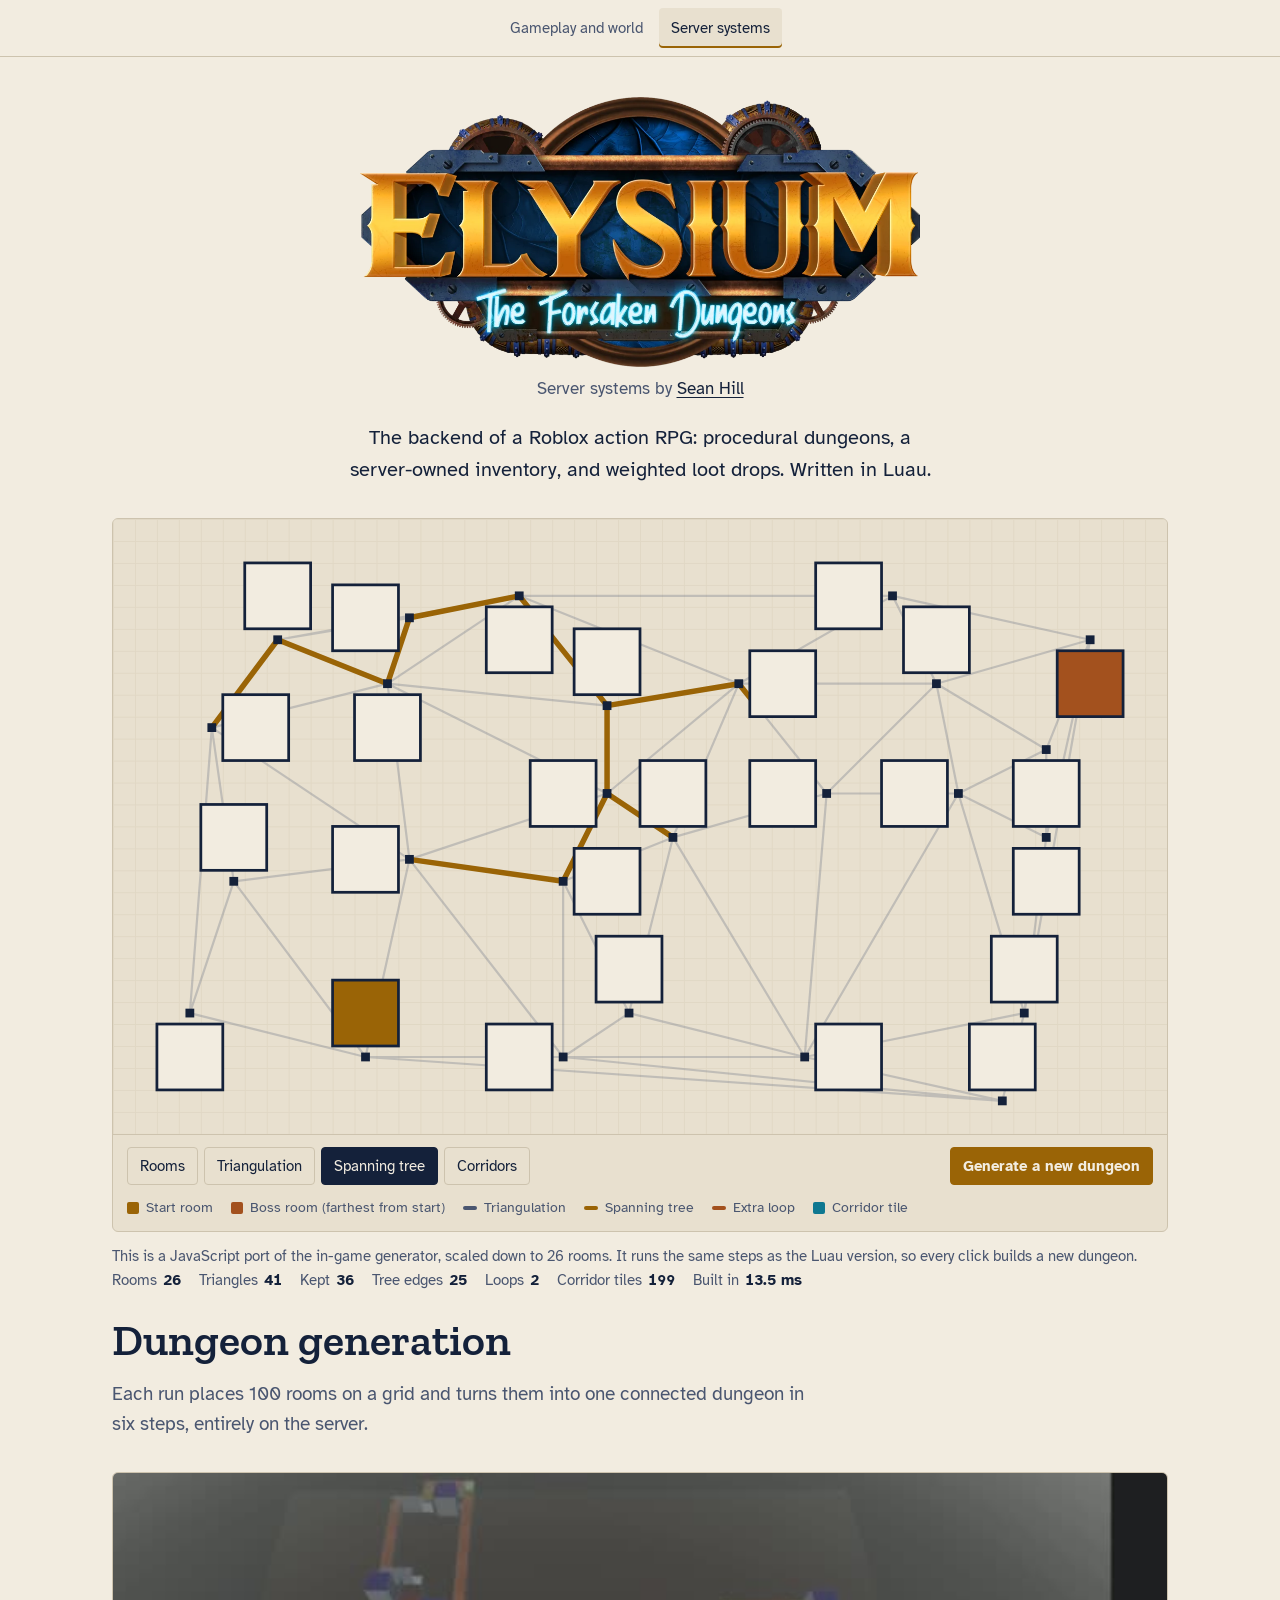
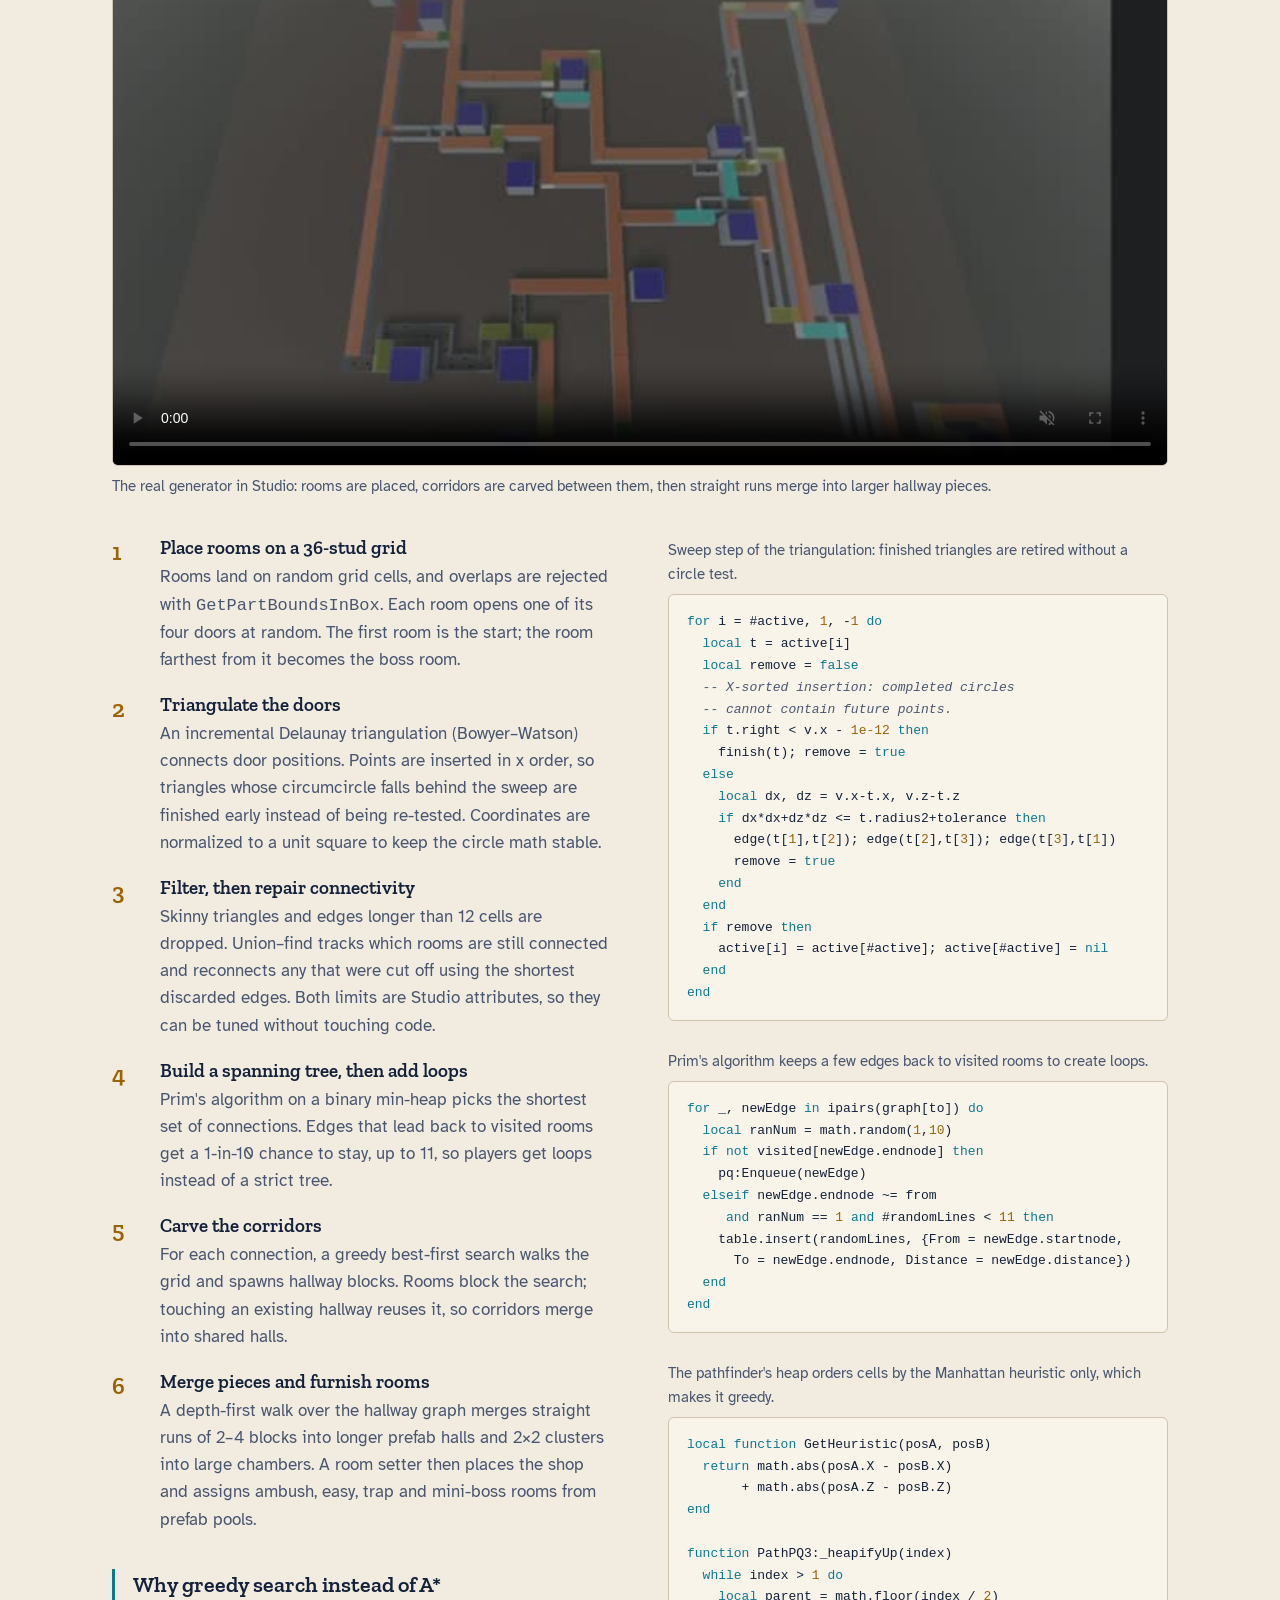
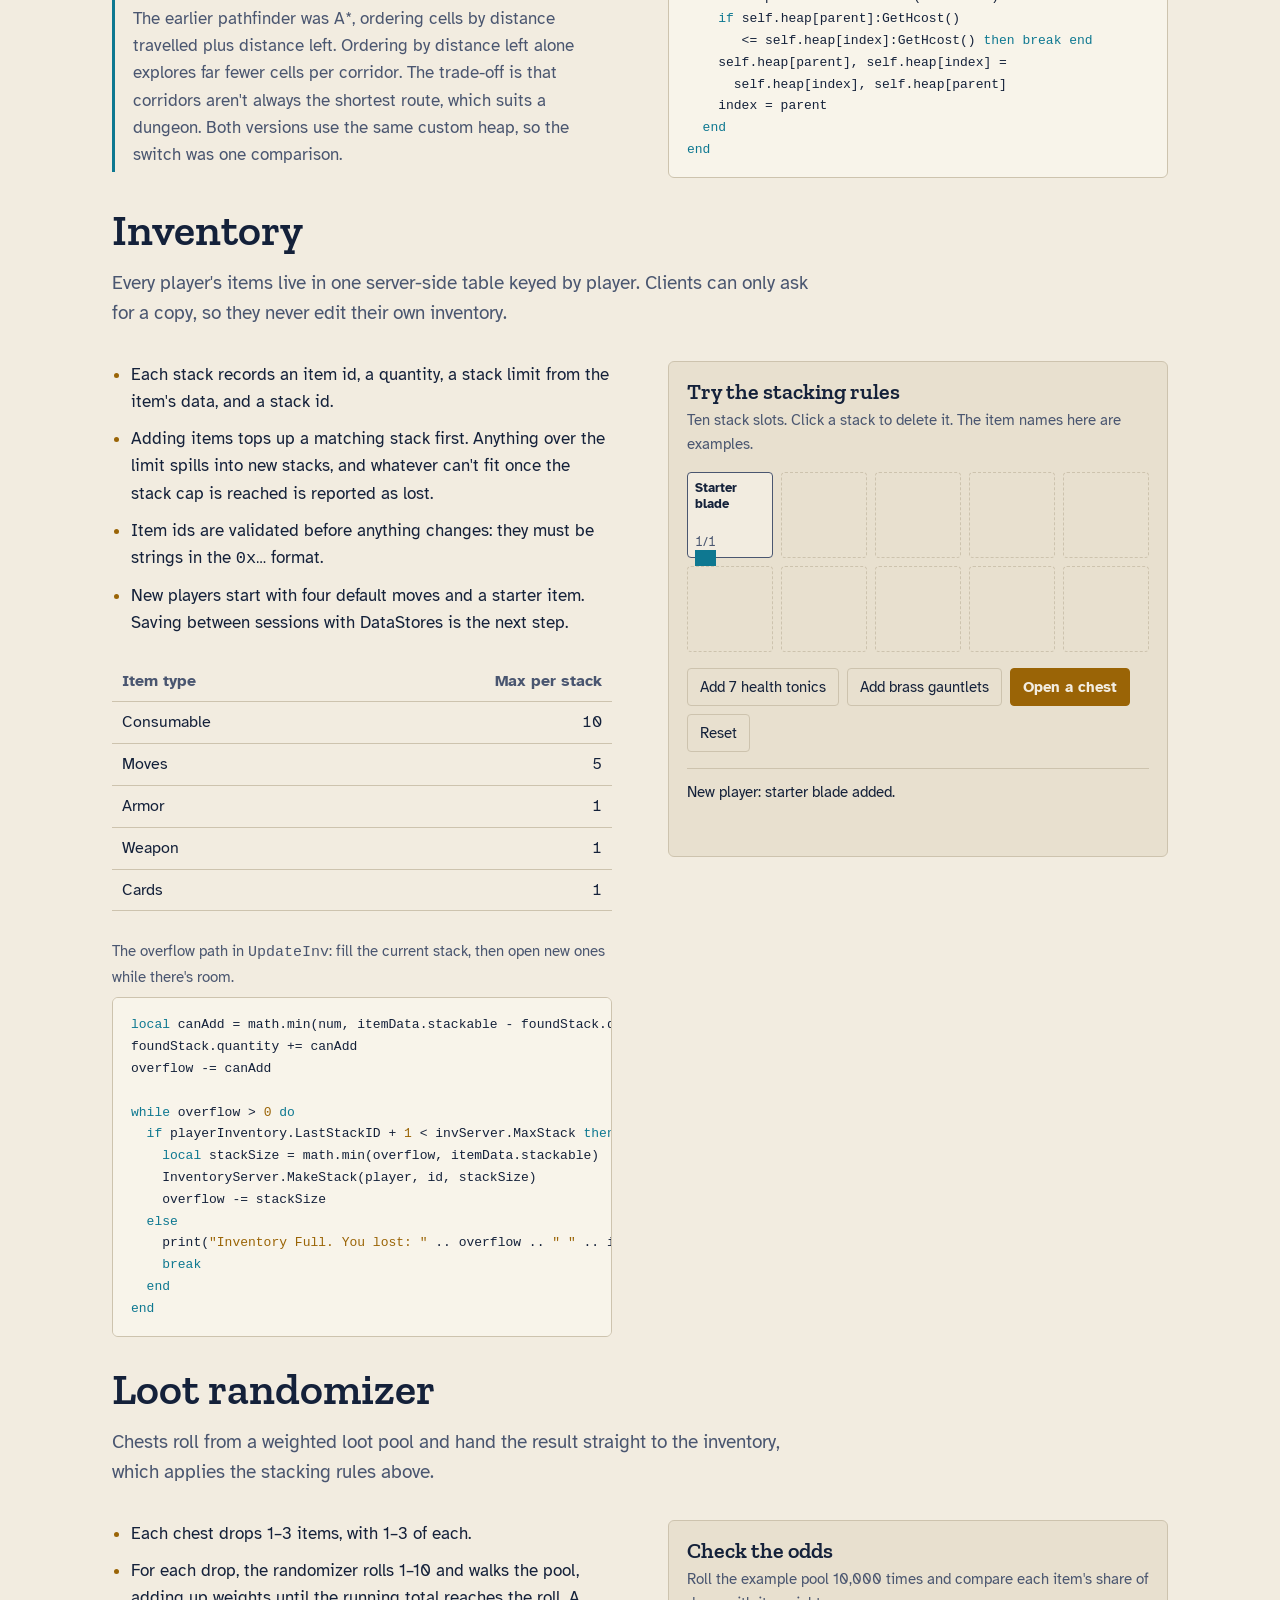
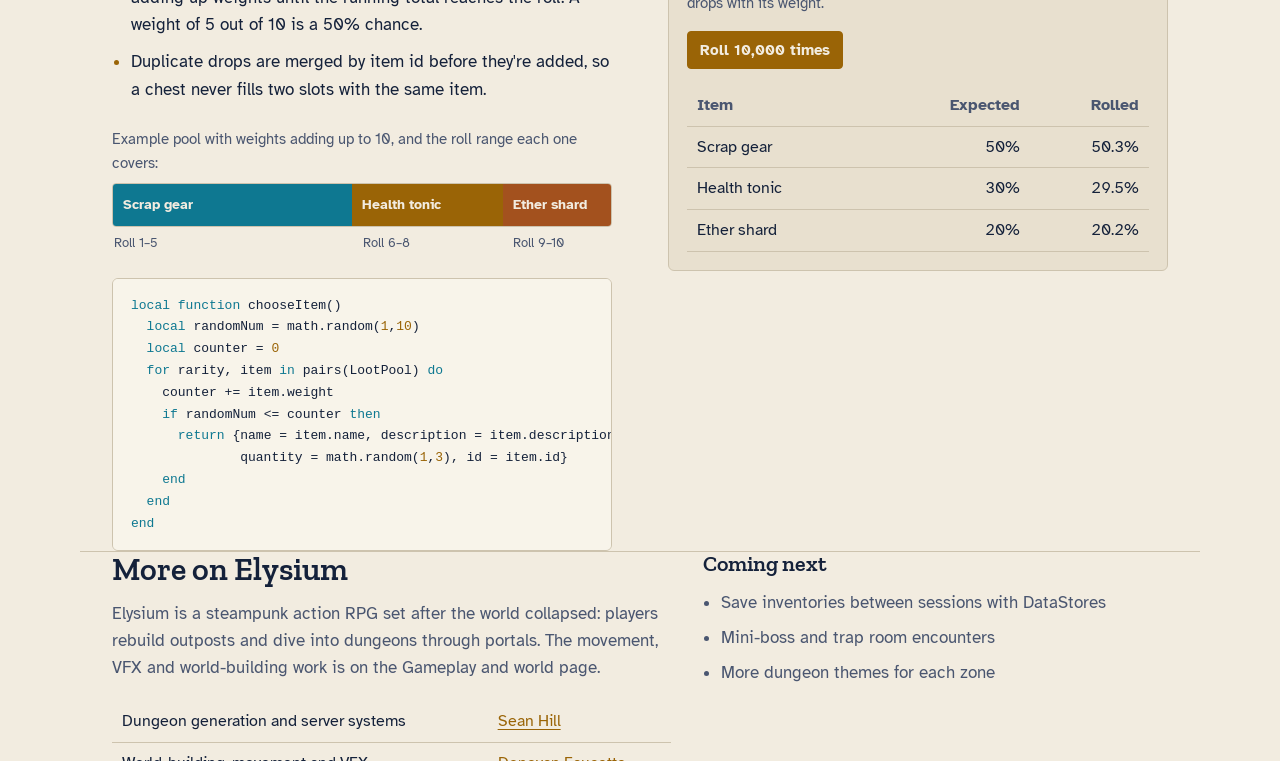
<file: systems.html>
<!doctype html>
<html lang="en">
<head>
<meta charset="utf-8">
<meta name="viewport" content="width=device-width, initial-scale=1">
<title>Project Elysium Systems</title>
<meta name="description" content="Backend systems for Project Elysium, a Roblox action RPG, built by Sean Hill: procedural dungeon generation, server inventory, and weighted loot.">
<link rel="preconnect" href="https://fonts.googleapis.com">
<link rel="preconnect" href="https://fonts.gstatic.com" crossorigin>
<link href="https://fonts.googleapis.com/css2?family=Zilla+Slab:wght@500;600;700&family=Atkinson+Hyperlegible:ital,wght@0,400;0,700;1,400&family=JetBrains+Mono:wght@400;500&display=swap" rel="stylesheet">
<style>
:root{
  --bg:#0e1829; --bg-raised:#152340; --ink:#f1e9d6; --ink-soft:#a7b1c4; --rule:#2a3c5e;
  --gold:#f2aa33; --cyan:#4fd6f2; --copper:#d0743a; --grid:#1a2a47; --code-bg:#0a1220;
  --focus:#ffd27a; --beam:#4fd6f2; color-scheme:dark;
}
@media (prefers-color-scheme: light){
  :root:not([data-theme="dark"]){
    --bg:#f2ece0; --bg-raised:#e8e0cf; --ink:#14213a; --ink-soft:#4a5670; --rule:#cdc3ae;
    --gold:#9a6406; --cyan:#0e7891; --copper:#a3511e; --grid:#e1d8c5; --code-bg:#f8f4ea;
    --focus:#9a6406; --beam:#0e7891; color-scheme:light;
}
}
:root[data-theme="light"]{
    --bg:#f2ece0; --bg-raised:#e8e0cf; --ink:#14213a; --ink-soft:#4a5670; --rule:#cdc3ae;
    --gold:#9a6406; --cyan:#0e7891; --copper:#a3511e; --grid:#e1d8c5; --code-bg:#f8f4ea;
    --focus:#9a6406; --beam:#0e7891; color-scheme:light;
}

*{box-sizing:border-box}
html{-webkit-text-size-adjust:100%}
body{
  margin:0; background:var(--bg); color:var(--ink);
  font:400 1.0625rem/1.6 "Atkinson Hyperlegible",system-ui,sans-serif;
}
a{color:var(--gold); text-underline-offset:3px}
a:hover{text-decoration-thickness:2px}
:focus-visible{outline:2px solid var(--focus); outline-offset:3px; border-radius:2px}

.wrap{max-width:1120px; margin:0 auto; padding:0 16px}
@media (min-width:720px){.wrap{padding:0 32px}}

h1,h2,h3{font-family:"Zilla Slab",Georgia,serif; line-height:1.1; margin:0}
h1{font-size:clamp(3rem,9vw,6.25rem); font-weight:700; letter-spacing:-.01em}
h2{font-size:clamp(2rem,4.5vw,2.75rem); font-weight:600}
h3{font-size:1.375rem; font-weight:600}
p{margin:0 0 1em}
.measure{max-width:64ch}

/* ---------- hero ---------- */
.hero{padding-top:40px; padding-bottom:24px}
.hero-top{display:flex; flex-wrap:wrap; gap:8px 32px; align-items:end; justify-content:space-between}
.byline{color:var(--ink-soft); margin:0}
.byline a{color:var(--ink)}
.lede{font-size:1.25rem; margin:20px 0 0; max-width:46ch}

.map{
  margin-top:32px; border:1px solid var(--rule); background:var(--bg-raised);
  border-radius:6px; overflow:hidden;
}
.map canvas{display:block; width:100%; height:auto}
.map-bar{
  display:flex; flex-wrap:wrap; gap:12px 20px; align-items:center; justify-content:space-between;
  padding:12px 14px; border-top:1px solid var(--rule);
}
.stages{display:flex; flex-wrap:wrap; gap:6px}
.stages button, .btn{
  font:inherit; font-size:.9375rem; color:var(--ink); background:transparent;
  border:1px solid var(--rule); border-radius:4px; padding:6px 12px; cursor:pointer;
}
.stages button[aria-pressed="true"]{background:var(--ink); color:var(--bg); border-color:var(--ink)}
.stages button:hover, .btn:hover{border-color:var(--ink-soft)}
.btn.primary{background:var(--gold); color:var(--bg); border-color:var(--gold); font-weight:700}
.btn.primary:hover{filter:brightness(1.08)}
.stats{display:flex; flex-wrap:wrap; gap:4px 18px; margin:0; color:var(--ink-soft); font-size:.9375rem}
.stats div{display:flex; gap:6px}
.stats dt{margin:0}
.stats dd{margin:0; color:var(--ink); font-variant-numeric:tabular-nums; font-weight:700}
.legend{display:flex; flex-wrap:wrap; gap:6px 18px; padding:0 14px 12px; color:var(--ink-soft); font-size:.875rem}
.legend span{display:inline-flex; align-items:center; gap:7px}
.sw{width:14px; height:4px; border-radius:2px; display:inline-block}
.sw.box{height:12px; width:12px; border-radius:2px}
.map-note{color:var(--ink-soft); font-size:.9375rem; margin:12px 0 0}

/* ---------- sections ---------- */
section{padding:72px 0 8px}
.sec-head{display:grid; gap:14px; margin-bottom:32px}
.sec-head p{font-size:1.1875rem; color:var(--ink-soft); max-width:58ch; margin:0}
.split{display:grid; grid-template-columns:minmax(0,1fr); gap:40px}
.split > *{min-width:0}
@media (min-width:960px){.split{grid-template-columns:minmax(0,1fr) minmax(0,1fr); gap:56px}}

ol.steps{list-style:none; counter-reset:s; margin:0; padding:0; display:grid; gap:22px}
ol.steps li{counter-increment:s; display:grid; grid-template-columns:2.25rem 1fr; gap:4px 12px}
ol.steps li::before{
  content:counter(s); grid-row:span 2; font:600 1.5rem/1 "Zilla Slab",serif; color:var(--gold);
  padding-top:2px;
}
ol.steps h3{font-size:1.1875rem}
ol.steps p{margin:0; color:var(--ink-soft)}

.decision{
  border-left:3px solid var(--cyan); padding:4px 0 4px 18px; margin:36px 0 0;
}
.decision h3{margin-bottom:8px}
.decision p{color:var(--ink-soft); margin:0}

figure{margin:0 0 28px}
figcaption{color:var(--ink-soft); font-size:.9375rem; margin-bottom:8px}
pre{
  margin:0; padding:16px 18px; background:var(--code-bg); border:1px solid var(--rule);
  border-radius:6px; overflow-x:auto; font:400 .8125rem/1.6 "JetBrains Mono",ui-monospace,monospace;
  color:var(--ink); tab-size:2;
}
.c{color:var(--ink-soft); font-style:italic}
.k{color:var(--cyan)}
.s{color:var(--gold)}

table{border-collapse:collapse; width:100%; font-size:.9688rem}
th,td{text-align:left; padding:8px 10px; border-bottom:1px solid var(--rule)}
th{font-weight:700; color:var(--ink-soft)}
td.num, th.num{text-align:right; font-variant-numeric:tabular-nums}

ul.points{margin:0 0 24px; padding-left:1.1em; display:grid; gap:10px}
ul.points li::marker{color:var(--gold)}

/* ---------- inventory bench ---------- */
.bench{border:1px solid var(--rule); border-radius:6px; background:var(--bg-raised); padding:18px}
.bench h3{margin-bottom:4px}
.bench-sub{color:var(--ink-soft); font-size:.9375rem; margin:0 0 16px}
.slots{display:grid; grid-template-columns:repeat(5,minmax(0,1fr)); gap:8px}
.slot{
  position:relative; aspect-ratio:1/1; border:1px dashed var(--rule); border-radius:4px;
  display:flex; flex-direction:column; justify-content:space-between; padding:7px;
  font-size:.8125rem; line-height:1.25; background:transparent; color:var(--ink); text-align:left;
  font-family:inherit;
}
.slot.full{border-style:solid; border-color:var(--ink-soft); background:var(--bg); cursor:pointer}
.slot.full:hover{border-color:var(--copper)}
.slot .nm{font-weight:700; overflow:hidden; display:-webkit-box; -webkit-line-clamp:2; -webkit-box-orient:vertical}
.slot .qty{font-variant-numeric:tabular-nums; color:var(--ink-soft)}
.slot .bar{height:3px; background:var(--rule); border-radius:2px; overflow:hidden}
.slot .bar i{display:block; height:100%; background:var(--cyan)}
.slot.flash{animation:flash .6s ease-out}
@keyframes flash{from{box-shadow:0 0 0 2px var(--gold)} to{box-shadow:0 0 0 0 transparent}}
.controls{display:flex; flex-wrap:wrap; gap:8px; margin:16px 0}
.log{
  margin:0; padding:0; list-style:none; font-size:.9063rem; min-height:4.8em;
  border-top:1px solid var(--rule); padding-top:12px; display:grid; gap:6px;
}
.log li{color:var(--ink-soft)}
.log li:first-child{color:var(--ink)}
.log b{color:var(--gold); font-weight:700}
.log .lost{color:var(--copper)}

/* ---------- loot ---------- */
.weights{display:flex; height:44px; border-radius:4px; overflow:hidden; border:1px solid var(--rule); margin:8px 0 6px}
.weights div{display:flex; align-items:center; padding:0 10px; font-size:.875rem; font-weight:700; color:var(--bg); white-space:nowrap; overflow:hidden}
.ranges{display:flex; font-size:.8125rem; color:var(--ink-soft); margin-bottom:24px}
.ranges span{padding-left:2px}
.sim-table td:nth-child(2), .sim-table td:nth-child(3){font-variant-numeric:tabular-nums}

/* ---------- footer ---------- */
footer{padding:72px 0 56px; margin-top:64px; border-top:1px solid var(--rule)}
.foot{display:grid; gap:32px}
@media (min-width:720px){.foot{grid-template-columns:1.2fr 1fr}}
.foot ul{margin:0; padding-left:1.1em; display:grid; gap:8px; color:var(--ink-soft)}
.links{display:flex; flex-wrap:wrap; gap:10px 22px; margin-top:12px}

@media (prefers-reduced-motion: reduce){ .slot.flash{animation:none} }

/* ---------- site nav ---------- */
.topnav{position:sticky; top:0; z-index:20; background:var(--bg); border-bottom:1px solid var(--rule)}
.topnav .wrap{display:flex; align-items:center; justify-content:center; gap:12px; min-height:56px}
.topnav .site{font:600 1.125rem/1 "Zilla Slab",Georgia,serif; color:var(--ink); text-decoration:none; white-space:nowrap}
.tabs{display:flex; gap:4px}
.tabs a{color:var(--ink-soft); text-decoration:none; padding:8px 12px; border-radius:4px; font-size:.9375rem; white-space:nowrap}
.tabs a:hover{color:var(--ink)}
.tabs a[aria-current="page"]{color:var(--ink); background:var(--bg-raised); box-shadow:inset 0 -2px 0 var(--gold)}
h1.logo{margin:0; line-height:0}
h1.logo img{display:block; width:clamp(260px,62vw,560px); height:auto; margin:0 auto}
.hero-top{flex-direction:column; align-items:center; text-align:center}
.hero .lede{margin-left:auto; margin-right:auto; text-align:center}
.shot{margin:0 0 40px}
.shot video{display:block; width:100%; height:auto; border-radius:6px; border:1px solid var(--rule); background:var(--bg-raised)}
.shot figcaption{color:var(--ink-soft); font-size:.9375rem; margin-top:8px}
</style>
</head>
<body>
<nav class="topnav" aria-label="Project Elysium pages">
  <div class="wrap">
    <div class="tabs">
      <a href="index.html">Gameplay and world</a>
      <a href="systems.html" aria-current="page">Server systems</a>
    </div>
  </div>
</nav>


<header class="hero wrap">
  <div class="hero-top">
    <h1 class="logo"><img src="[data-uri]" width="1100" height="530" alt="Elysium: The Forsaken Dungeons"></h1>
    <p class="byline">Server systems by <a href="https://www.linkedin.com/in/sean-hill-77aa6923a/">Sean Hill</a></p>
  </div>
  <p class="lede">The backend of a Roblox action RPG: procedural dungeons, a server-owned inventory, and weighted loot drops. Written in Luau.</p>

  <div class="map" aria-label="Interactive dungeon generator">
    <canvas id="map" width="1056" height="616" role="img" aria-label="A generated dungeon map showing rooms, triangulation, spanning tree and corridors"></canvas>
    <div class="map-bar">
      <div class="stages" role="group" aria-label="Show generation step">
        <button type="button" data-stage="1">Rooms</button>
        <button type="button" data-stage="2">Triangulation</button>
        <button type="button" data-stage="3">Spanning tree</button>
        <button type="button" data-stage="4" aria-pressed="true">Corridors</button>
      </div>
      <button type="button" class="btn primary" id="regen">Generate a new dungeon</button>
    </div>
    <div class="legend" aria-hidden="true">
      <span><i class="sw box" style="background:var(--gold)"></i>Start room</span>
      <span><i class="sw box" style="background:var(--copper)"></i>Boss room (farthest from start)</span>
      <span><i class="sw" style="background:var(--ink-soft)"></i>Triangulation</span>
      <span><i class="sw" style="background:var(--gold)"></i>Spanning tree</span>
      <span><i class="sw" style="background:var(--copper)"></i>Extra loop</span>
      <span><i class="sw box" style="background:var(--cyan)"></i>Corridor tile</span>
    </div>
  </div>
  <p class="map-note">This is a JavaScript port of the in-game generator, scaled down to 26 rooms. It runs the same steps as the Luau version, so every click builds a new dungeon.</p>
  <dl class="stats" id="stats" aria-live="polite"></dl>
</header>

<main>
<section class="wrap" id="dungeons" aria-labelledby="h-dungeons">
  <div class="sec-head">
    <h2 id="h-dungeons">Dungeon generation</h2>
    <p>Each run places 100 rooms on a grid and turns them into one connected dungeon in six steps, entirely on the server.</p>
  </div>
  <figure class="shot">
    <video src="[data-uri]" poster="[data-uri]" width="640" height="360" autoplay muted loop playsinline controls preload="metadata" aria-label="Studio recording of a dungeon generating: rooms appear across the floor, corridors are carved between them, then the corridors are merged into larger hallway pieces."></video>
    <figcaption>The real generator in Studio: rooms are placed, corridors are carved between them, then straight runs merge into larger hallway pieces.</figcaption>
  </figure>
  <div class="split">
    <div>
      <ol class="steps">
        <li><h3>Place rooms on a 36-stud grid</h3>
          <p>Rooms land on random grid cells, and overlaps are rejected with <code>GetPartBoundsInBox</code>. Each room opens one of its four doors at random. The first room is the start; the room farthest from it becomes the boss room.</p></li>
        <li><h3>Triangulate the doors</h3>
          <p>An incremental Delaunay triangulation (Bowyer–Watson) connects door positions. Points are inserted in x order, so triangles whose circumcircle falls behind the sweep are finished early instead of being re-tested. Coordinates are normalized to a unit square to keep the circle math stable.</p></li>
        <li><h3>Filter, then repair connectivity</h3>
          <p>Skinny triangles and edges longer than 12 cells are dropped. Union–find tracks which rooms are still connected and reconnects any that were cut off using the shortest discarded edges. Both limits are Studio attributes, so they can be tuned without touching code.</p></li>
        <li><h3>Build a spanning tree, then add loops</h3>
          <p>Prim's algorithm on a binary min-heap picks the shortest set of connections. Edges that lead back to visited rooms get a 1-in-10 chance to stay, up to 11, so players get loops instead of a strict tree.</p></li>
        <li><h3>Carve the corridors</h3>
          <p>For each connection, a greedy best-first search walks the grid and spawns hallway blocks. Rooms block the search; touching an existing hallway reuses it, so corridors merge into shared halls.</p></li>
        <li><h3>Merge pieces and furnish rooms</h3>
          <p>A depth-first walk over the hallway graph merges straight runs of 2–4 blocks into longer prefab halls and 2×2 clusters into large chambers. A room setter then places the shop and assigns ambush, easy, trap and mini-boss rooms from prefab pools.</p></li>
      </ol>

      <div class="decision">
        <h3>Why greedy search instead of A*</h3>
        <p>The earlier pathfinder was A*, ordering cells by distance travelled plus distance left. Ordering by distance left alone explores far fewer cells per corridor. The trade-off is that corridors aren't always the shortest route, which suits a dungeon. Both versions use the same custom heap, so the switch was one comparison.</p>
      </div>
    </div>

    <div>
      <figure>
        <figcaption>Sweep step of the triangulation: finished triangles are retired without a circle test.</figcaption>
<pre><code><span class="k">for</span> i = #active, <span class="s">1</span>, -<span class="s">1</span> <span class="k">do</span>
  <span class="k">local</span> t = active[i]
  <span class="k">local</span> remove = <span class="k">false</span>
  <span class="c">-- X-sorted insertion: completed circles</span>
  <span class="c">-- cannot contain future points.</span>
  <span class="k">if</span> t.right &lt; v.x - <span class="s">1e-12</span> <span class="k">then</span>
    finish(t); remove = <span class="k">true</span>
  <span class="k">else</span>
    <span class="k">local</span> dx, dz = v.x-t.x, v.z-t.z
    <span class="k">if</span> dx*dx+dz*dz &lt;= t.radius2+tolerance <span class="k">then</span>
      edge(t[<span class="s">1</span>],t[<span class="s">2</span>]); edge(t[<span class="s">2</span>],t[<span class="s">3</span>]); edge(t[<span class="s">3</span>],t[<span class="s">1</span>])
      remove = <span class="k">true</span>
    <span class="k">end</span>
  <span class="k">end</span>
  <span class="k">if</span> remove <span class="k">then</span>
    active[i] = active[#active]; active[#active] = <span class="k">nil</span>
  <span class="k">end</span>
<span class="k">end</span></code></pre>
      </figure>

      <figure>
        <figcaption>Prim's algorithm keeps a few edges back to visited rooms to create loops.</figcaption>
<pre><code><span class="k">for</span> _, newEdge <span class="k">in</span> ipairs(graph[to]) <span class="k">do</span>
  <span class="k">local</span> ranNum = math.random(<span class="s">1</span>,<span class="s">10</span>)
  <span class="k">if not</span> visited[newEdge.endnode] <span class="k">then</span>
    pq:Enqueue(newEdge)
  <span class="k">elseif</span> newEdge.endnode ~= from
     <span class="k">and</span> ranNum == <span class="s">1</span> <span class="k">and</span> #randomLines &lt; <span class="s">11</span> <span class="k">then</span>
    table.insert(randomLines, {From = newEdge.startnode,
      To = newEdge.endnode, Distance = newEdge.distance})
  <span class="k">end</span>
<span class="k">end</span></code></pre>
      </figure>

      <figure>
        <figcaption>The pathfinder's heap orders cells by the Manhattan heuristic only, which makes it greedy.</figcaption>
<pre><code><span class="k">local function</span> GetHeuristic(posA, posB)
  <span class="k">return</span> math.abs(posA.X - posB.X)
       + math.abs(posA.Z - posB.Z)
<span class="k">end</span>

<span class="k">function</span> PathPQ3:_heapifyUp(index)
  <span class="k">while</span> index &gt; <span class="s">1</span> <span class="k">do</span>
    <span class="k">local</span> parent = math.floor(index / <span class="s">2</span>)
    <span class="k">if</span> self.heap[parent]:GetHcost()
       &lt;= self.heap[index]:GetHcost() <span class="k">then break end</span>
    self.heap[parent], self.heap[index] =
      self.heap[index], self.heap[parent]
    index = parent
  <span class="k">end</span>
<span class="k">end</span></code></pre>
      </figure>
    </div>
  </div>
</section>

<section class="wrap" id="inventory" aria-labelledby="h-inv">
  <div class="sec-head">
    <h2 id="h-inv">Inventory</h2>
    <p>Every player's items live in one server-side table keyed by player. Clients can only ask for a copy, so they never edit their own inventory.</p>
  </div>
  <div class="split">
    <div>
      <ul class="points">
        <li>Each stack records an item id, a quantity, a stack limit from the item's data, and a stack id.</li>
        <li>Adding items tops up a matching stack first. Anything over the limit spills into new stacks, and whatever can't fit once the stack cap is reached is reported as lost.</li>
        <li>Item ids are validated before anything changes: they must be strings in the <code>0x…</code> format.</li>
        <li>New players start with four default moves and a starter item. Saving between sessions with DataStores is the next step.</li>
      </ul>
      <table>
        <thead><tr><th>Item type</th><th class="num">Max per stack</th></tr></thead>
        <tbody>
          <tr><td>Consumable</td><td class="num">10</td></tr>
          <tr><td>Moves</td><td class="num">5</td></tr>
          <tr><td>Armor</td><td class="num">1</td></tr>
          <tr><td>Weapon</td><td class="num">1</td></tr>
          <tr><td>Cards</td><td class="num">1</td></tr>
        </tbody>
      </table>
      <figure style="margin-top:28px">
        <figcaption>The overflow path in <code>UpdateInv</code>: fill the current stack, then open new ones while there's room.</figcaption>
<pre><code><span class="k">local</span> canAdd = math.min(num, itemData.stackable - foundStack.quantity)
foundStack.quantity += canAdd
overflow -= canAdd

<span class="k">while</span> overflow &gt; <span class="s">0</span> <span class="k">do</span>
  <span class="k">if</span> playerInventory.LastStackID + <span class="s">1</span> &lt; invServer.MaxStack <span class="k">then</span>
    <span class="k">local</span> stackSize = math.min(overflow, itemData.stackable)
    InventoryServer.MakeStack(player, id, stackSize)
    overflow -= stackSize
  <span class="k">else</span>
    print(<span class="s">"Inventory Full. You lost: "</span> .. overflow .. <span class="s">" "</span> .. itemData.name)
    <span class="k">break</span>
  <span class="k">end</span>
<span class="k">end</span></code></pre>
      </figure>
    </div>

    <div>
      <div class="bench" id="bench">
        <h3>Try the stacking rules</h3>
        <p class="bench-sub">Ten stack slots. Click a stack to delete it. The item names here are examples.</p>
        <div class="slots" id="slots"></div>
        <div class="controls">
          <button type="button" class="btn" data-add="0x3001" data-n="7">Add 7 health tonics</button>
          <button type="button" class="btn" data-add="0x2101" data-n="1">Add brass gauntlets</button>
          <button type="button" class="btn primary" id="chest">Open a chest</button>
          <button type="button" class="btn" id="reset">Reset</button>
        </div>
        <ul class="log" id="log" aria-live="polite"></ul>
      </div>
    </div>
  </div>
</section>

<section class="wrap" id="loot" aria-labelledby="h-loot">
  <div class="sec-head">
    <h2 id="h-loot">Loot randomizer</h2>
    <p>Chests roll from a weighted loot pool and hand the result straight to the inventory, which applies the stacking rules above.</p>
  </div>
  <div class="split">
    <div>
      <ul class="points">
        <li>Each chest drops 1–3 items, with 1–3 of each.</li>
        <li>For each drop, the randomizer rolls 1–10 and walks the pool, adding up weights until the running total reaches the roll. A weight of 5 out of 10 is a 50% chance.</li>
        <li>Duplicate drops are merged by item id before they're added, so a chest never fills two slots with the same item.</li>
      </ul>
      <p style="margin-bottom:4px; color:var(--ink-soft); font-size:.9375rem">Example pool with weights adding up to 10, and the roll range each one covers:</p>
      <div class="weights" id="weights" aria-hidden="true"></div>
      <div class="ranges" id="ranges" aria-hidden="true"></div>
<pre><code><span class="k">local function</span> chooseItem()
  <span class="k">local</span> randomNum = math.random(<span class="s">1</span>,<span class="s">10</span>)
  <span class="k">local</span> counter = <span class="s">0</span>
  <span class="k">for</span> rarity, item <span class="k">in</span> pairs(LootPool) <span class="k">do</span>
    counter += item.weight
    <span class="k">if</span> randomNum &lt;= counter <span class="k">then</span>
      <span class="k">return</span> {name = item.name, description = item.description,
              quantity = math.random(<span class="s">1</span>,<span class="s">3</span>), id = item.id}
    <span class="k">end</span>
  <span class="k">end</span>
<span class="k">end</span></code></pre>
    </div>
    <div>
      <div class="bench">
        <h3>Check the odds</h3>
        <p class="bench-sub">Roll the example pool 10,000 times and compare each item's share of drops with its weight.</p>
        <button type="button" class="btn primary" id="simulate">Roll 10,000 times</button>
        <table class="sim-table" style="margin-top:16px">
          <thead><tr><th>Item</th><th class="num">Expected</th><th class="num">Rolled</th></tr></thead>
          <tbody id="simBody"></tbody>
        </table>
      </div>
    </div>
  </div>
</section>
</main>

<footer class="wrap">
  <div class="foot">
    <div>
      <h2 style="font-size:2rem">More on Elysium</h2>
      <p class="measure" style="color:var(--ink-soft); margin-top:12px">Elysium is a steampunk action RPG set after the world collapsed: players rebuild outposts and dive into dungeons through portals. The movement, VFX and world-building work is on the Gameplay and world page.</p>
      <table style="margin-top:20px">
        <tbody>
          <tr><td>Dungeon generation and server systems</td><td><a href="https://www.linkedin.com/in/sean-hill-77aa6923a/">Sean Hill</a></td></tr>
          <tr><td>World-building, movement and VFX</td><td><a href="https://linkedin.com/in/donovan-faucette-26b183269">Donovan Faucette</a></td></tr>
        </tbody>
      </table>
      <div class="links">
        <a href="https://www.linkedin.com/in/sean-hill-77aa6923a/">Sean Hill on LinkedIn</a>
        <a href="https://linkedin.com/in/donovan-faucette-26b183269">Donovan Faucette on LinkedIn</a>
      </div>
    </div>
    <div>
      <h3 style="margin-bottom:12px">Coming next</h3>
      <ul>
        <li>Save inventories between sessions with DataStores</li>
        <li>Mini-boss and trap room encounters</li>
        <li>More dungeon themes for each zone</li>
      </ul>
    </div>
  </div>
</footer>

<script>
(() => {
"use strict";
const css = n => getComputedStyle(document.documentElement).getPropertyValue(n).trim();
const reduced = matchMedia("(prefers-reduced-motion: reduce)").matches;
const rnd = (a, b) => a + Math.floor(Math.random() * (b - a + 1));

/* ================= Dungeon generator (port of the Luau pipeline) ================= */
const COLS = 48, ROWS = 28, ROOM = 3, N_ROOMS = 26;
const MAX_EDGE = 14, MIN_QUALITY = 0.02;
const canvas = document.getElementById("map");
const ctx = canvas.getContext("2d");
let D = null, shown = 4, anim = null;

function placeRooms() {
  const occ = new Set(), rooms = [];
  let tries = 0;
  while (rooms.length < N_ROOMS && tries++ < 5000) {
    const x = rnd(2, COLS - ROOM - 2), y = rnd(2, ROWS - ROOM - 2);
    let clash = false;
    for (let i = x - 1; i <= x + ROOM && !clash; i++)
      for (let j = y - 1; j <= y + ROOM; j++) if (occ.has(i + "," + j)) { clash = true; break; }
    if (clash) continue;
    for (let i = x; i < x + ROOM; i++) for (let j = y; j < y + ROOM; j++) occ.add(i + "," + j);
    // pick one of four doors, like chosenDoor in the game
    const side = rnd(1, 4), m = 1;
    const door = side === 1 ? {x: x + m, y: y - 1} : side === 2 ? {x: x + ROOM, y: y + m}
               : side === 3 ? {x: x + m, y: y + ROOM} : {x: x - 1, y: y + m};
    rooms.push({x, y, door, id: rooms.length});
  }
  // start = first room, boss = farthest from it
  let far = 0, boss = 1;
  rooms.forEach((r, i) => { const d = Math.hypot(r.x - rooms[0].x, r.y - rooms[0].y); if (d > far) { far = d; boss = i; } });
  return {rooms, occ, boss};
}

function circum(a, b, c) {
  const d = 2 * (a.x * (b.y - c.y) + b.x * (c.y - a.y) + c.x * (a.y - b.y));
  if (Math.abs(d) < 1e-12) return null;
  const a2 = a.x*a.x + a.y*a.y, b2 = b.x*b.x + b.y*b.y, c2 = c.x*c.x + c.y*c.y;
  const x = (a2 * (b.y - c.y) + b2 * (c.y - a.y) + c2 * (a.y - b.y)) / d;
  const y = (a2 * (c.x - b.x) + b2 * (a.x - c.x) + c2 * (b.x - a.x)) / d;
  return {x, y, r2: (a.x - x) ** 2 + (a.y - y) ** 2};
}

function delaunay(pts) {
  const S = [{x: -1e4, y: -1e4, s: 1}, {x: 1e4, y: -1e4, s: 1}, {x: 0, y: 1e4, s: 1}];
  let tris = [{v: S, c: circum(...S)}];
  for (const p of pts) {
    const bad = [], keep = [];
    for (const t of tris) ((p.x - t.c.x) ** 2 + (p.y - t.c.y) ** 2 <= t.c.r2 ? bad : keep).push(t);
    const edges = new Map();
    for (const t of bad) for (let i = 0; i < 3; i++) {
      const a = t.v[i], b = t.v[(i + 1) % 3];
      const k = [a.x, a.y, b.x, b.y].join() , k2 = [b.x, b.y, a.x, a.y].join();
      if (edges.has(k2)) edges.delete(k2); else edges.set(k, [a, b]);
    }
    tris = keep;
    for (const [a, b] of edges.values()) { const c = circum(a, b, p); if (c) tris.push({v: [a, b, p], c}); }
  }
  return tris.filter(t => !t.v.some(v => v.s)).map(t => t.v);
}

function buildGraph(pts, tris) {
  const parent = pts.map((_, i) => i);
  const root = i => { while (parent[i] !== i) { parent[i] = parent[parent[i]]; i = parent[i]; } return i; };
  const join = (a, b) => { a = root(a); b = root(b); if (a === b) return false; parent[b] = a; return true; };
  const all = new Map(), kept = new Map();
  const key = (a, b) => a < b ? a + "-" + b : b + "-" + a;
  const len = (a, b) => Math.hypot(pts[a].x - pts[b].x, pts[a].y - pts[b].y);
  let accepted = 0;
  for (const t of tris) {
    const [a, b, c] = t.map(v => v.i);
    [[a, b], [b, c], [c, a]].forEach(([u, v]) => all.set(key(u, v), [u, v]));
    const ab = len(a, b), bc = len(b, c), ca = len(c, a), per = ab + bc + ca;
    const area = Math.abs((pts[b].x - pts[a].x) * (pts[c].y - pts[a].y) - (pts[b].y - pts[a].y) * (pts[c].x - pts[a].x)) / 2;
    if (4 * area >= MIN_QUALITY * per * per && Math.max(ab, bc, ca) <= MAX_EDGE) {
      accepted++;
      [[a, b], [b, c], [c, a]].forEach(([u, v]) => kept.set(key(u, v), [u, v]));
      join(a, b); join(b, c);
    }
  }
  // reconnect isolated rooms with the shortest discarded edges
  let bridges = 0;
  [...all.values()].sort((p, q) => len(...p) - len(...q)).forEach(([u, v]) => {
    if (join(u, v)) { kept.set(key(u, v), [u, v]); bridges++; }
  });
  return {all: [...all.values()], kept: [...kept.values()], accepted, bridges, len};
}

function prim(n, edges, len) {
  const adj = Array.from({length: n}, () => []);
  edges.forEach(([u, v]) => { adj[u].push(v); adj[v].push(u); });
  const start = rnd(0, n - 1), visited = new Set([start]), tree = [], loops = [];
  let pq = adj[start].map(v => [start, v]);
  while (pq.length) {
    pq.sort((p, q) => len(...p) - len(...q));
    const [from, to] = pq.shift();
    if (visited.has(to)) continue;
    tree.push([from, to]); visited.add(to);
    for (const nx of adj[to]) {
      if (!visited.has(nx)) pq.push([to, nx]);
      else if (nx !== from && rnd(1, 10) === 1 && loops.length < 11) loops.push([to, nx]);
    }
  }
  return {tree, loops};
}

function greedyPath(a, b, blocked) {
  const k = p => p.x + "," + p.y, h = p => Math.abs(p.x - b.x) + Math.abs(p.y - b.y);
  const open = [{p: a, h: h(a), parent: null}], seen = new Set([k(a)]);
  let guard = 0;
  while (open.length && guard++ < 4000) {
    // binary-heap behaviour, kept simple: pop lowest h
    let bi = 0; for (let i = 1; i < open.length; i++) if (open[i].h < open[bi].h) bi = i;
    const cur = open.splice(bi, 1)[0];
    if (cur.p.x === b.x && cur.p.y === b.y) {
      const path = []; for (let n = cur; n; n = n.parent) path.unshift(n.p); return path;
    }
    for (const [dx, dy] of [[1,0],[-1,0],[0,1],[0,-1]]) {
      const np = {x: cur.p.x + dx, y: cur.p.y + dy};
      if (np.x < 0 || np.y < 0 || np.x >= COLS || np.y >= ROWS) continue;
      if (seen.has(k(np)) || blocked.has(k(np))) continue;
      seen.add(k(np)); open.push({p: np, h: h(np), parent: cur});
    }
  }
  return null;
}

function generate() {
  const t0 = performance.now();
  const {rooms, occ, boss} = placeRooms();
  const pts = rooms.map((r, i) => ({x: r.door.x + .5, y: r.door.y + .5, i}));
  const sorted = [...pts].sort((p, q) => p.x - q.x || p.y - q.y);
  const tris = delaunay(sorted);
  const g = buildGraph(pts, tris);
  const {tree, loops} = prim(pts.length, g.kept, g.len);
  const tiles = [], have = new Set();
  for (const [u, v] of tree.concat(loops)) {
    const path = greedyPath(rooms[u].door, rooms[v].door, occ);
    if (!path) continue;
    for (const p of path) { const kk = p.x + "," + p.y; if (!have.has(kk)) { have.add(kk); tiles.push(p); } }
  }
  D = {rooms, boss, pts, tris, g, tree, loops, tiles, ms: performance.now() - t0};
  renderStats();
}

function renderStats() {
  const s = [
    ["Rooms", D.rooms.length], ["Triangles", D.tris.length], ["Kept", D.g.accepted],
    ["Tree edges", D.tree.length], ["Loops", D.loops.length], ["Corridor tiles", D.tiles.length],
    ["Built in", D.ms.toFixed(1) + " ms"]
  ];
  document.getElementById("stats").innerHTML = s.map(([k, v]) => `<div><dt>${k}</dt><dd>${v}</dd></div>`).join("");
}

function sizeCanvas() {
  const w = canvas.clientWidth || canvas.parentElement.clientWidth, dpr = Math.min(devicePixelRatio || 1, 2);
  canvas.width = Math.round(w * dpr); canvas.height = Math.round(w * ROWS / COLS * dpr);
}

function draw(stage, t = 1) {
  const W = canvas.width, H = canvas.height, c = W / COLS;
  const C = {bg: css("--bg-raised"), grid: css("--grid"), ink: css("--ink"), soft: css("--ink-soft"),
             brass: css("--gold"), rust: css("--copper"), ver: css("--cyan"), bgd: css("--bg")};
  ctx.fillStyle = C.bg; ctx.fillRect(0, 0, W, H);
  ctx.strokeStyle = C.grid; ctx.lineWidth = 1;
  ctx.beginPath();
  for (let i = 0; i <= COLS; i++) { ctx.moveTo(i * c + .5, 0); ctx.lineTo(i * c + .5, H); }
  for (let j = 0; j <= ROWS; j++) { ctx.moveTo(0, j * c + .5); ctx.lineTo(W, j * c + .5); }
  ctx.stroke();
  const P = i => [D.pts[i].x * c, D.pts[i].y * c];
  const line = (u, v, frac = 1) => { const [x1, y1] = P(u), [x2, y2] = P(v); ctx.moveTo(x1, y1); ctx.lineTo(x1 + (x2 - x1) * frac, y1 + (y2 - y1) * frac); };

  // corridors
  if (stage >= 4) {
    const n = stage > 4 ? D.tiles.length : Math.floor(D.tiles.length * t);
    ctx.fillStyle = C.ver;
    for (let i = 0; i < n; i++) { const p = D.tiles[i]; ctx.fillRect(p.x * c + 1, p.y * c + 1, c - 1, c - 1); }
  }
  // triangulation
  if (stage === 2 || stage === 3) {
    ctx.strokeStyle = C.soft; ctx.globalAlpha = stage === 2 ? .7 : .25; ctx.lineWidth = Math.max(1, c / 10);
    ctx.beginPath();
    const ed = D.g.all, n = stage === 2 ? Math.ceil(ed.length * t) : ed.length;
    for (let i = 0; i < n; i++) line(...ed[i]);
    ctx.stroke(); ctx.globalAlpha = 1;
  }
  // tree + loops
  if (stage === 3 || (stage === 4 && t < 1)) {
    const fade = stage === 4 ? 1 - t * .8 : 1;
    ctx.globalAlpha = fade; ctx.lineWidth = Math.max(2, c / 4); ctx.lineCap = "round";
    const k = stage === 3 ? t * D.tree.length : D.tree.length;
    ctx.strokeStyle = C.brass; ctx.beginPath();
    D.tree.forEach((e, i) => { if (i < k) line(...e, Math.min(1, k - i)); }); ctx.stroke();
    ctx.strokeStyle = C.rust; ctx.setLineDash([c / 2, c / 3]); ctx.beginPath();
    if (stage > 3 || t > .6) D.loops.forEach(e => line(...e)); ctx.stroke(); ctx.setLineDash([]);
    ctx.globalAlpha = 1;
  }
  // rooms
  const nRooms = stage === 1 ? Math.ceil(D.rooms.length * t) : D.rooms.length;
  for (let i = 0; i < nRooms; i++) {
    const r = D.rooms[i];
    const fill = i === 0 ? C.brass : i === D.boss ? C.rust : C.bgd;
    ctx.fillStyle = fill; ctx.fillRect(r.x * c, r.y * c, ROOM * c, ROOM * c);
    ctx.strokeStyle = C.ink; ctx.lineWidth = Math.max(1.5, c / 8);
    ctx.strokeRect(r.x * c, r.y * c, ROOM * c, ROOM * c);
    ctx.fillStyle = C.ink; ctx.fillRect(r.door.x * c + c * .3, r.door.y * c + c * .3, c * .4, c * .4);
  }
}

function setPressed(s) {
  document.querySelectorAll(".stages button").forEach(b => b.setAttribute("aria-pressed", String(+b.dataset.stage === s)));
}

function play(from = 1) {
  cancelAnimationFrame(anim);
  if (reduced) { shown = 4; setPressed(4); draw(4); return; }
  const durs = {1: 700, 2: 900, 3: 1100, 4: 1500};
  let stage = from, start = performance.now();
  const tick = now => {
    const t = Math.min(1, (now - start) / durs[stage]);
    setPressed(stage); draw(stage, t);
    if (t < 1) anim = requestAnimationFrame(tick);
    else if (stage < 4) { stage++; start = now; anim = requestAnimationFrame(tick); }
    else shown = 4;
  };
  anim = requestAnimationFrame(tick);
}

document.querySelectorAll(".stages button").forEach(b => b.addEventListener("click", () => {
  cancelAnimationFrame(anim); shown = +b.dataset.stage; setPressed(shown); draw(shown);
}));
document.getElementById("regen").addEventListener("click", () => { generate(); play(1); });
let rt; addEventListener("resize", () => { clearTimeout(rt); rt = setTimeout(() => { sizeCanvas(); draw(shown); }, 120); });
matchMedia("(prefers-color-scheme: light)").addEventListener?.("change", () => draw(shown));

sizeCanvas(); generate(); play(1);

/* ================= Inventory (port of InventoryServer.UpdateInv) ================= */
const SLOTS = 10;
const ITEMS = {
  "0x1001": {name: "Starter blade", type: "Weapon", stackable: 1},
  "0x2101": {name: "Brass gauntlets", type: "Armor", stackable: 1},
  "0x3001": {name: "Health tonic", type: "Consumable", stackable: 10},
  "0x3002": {name: "Scrap gear", type: "Consumable", stackable: 10},
  "0x3003": {name: "Ether shard", type: "Consumable", stackable: 10},
};
let inv = [], nextStack = 0, flashIds = new Set();
const logEl = document.getElementById("log"), slotsEl = document.getElementById("slots");

function log(html) {
  const li = document.createElement("li"); li.innerHTML = html;
  logEl.prepend(li); while (logEl.children.length > 5) logEl.lastChild.remove();
}
function makeStack(id, n) { const s = {id, qty: n, stackable: ITEMS[id].stackable, sid: nextStack++}; inv.push(s); flashIds.add(s.sid); return s; }

function addItem(id, num) {
  if (typeof id !== "string" || !id.startsWith("0x") || !ITEMS[id]) return;
  const it = ITEMS[id]; let left = num; const steps = [];
  const found = inv.find(s => s.id === id && s.qty < s.stackable);
  if (found) {
    const can = Math.min(left, it.stackable - found.qty);
    found.qty += can; left -= can; flashIds.add(found.sid);
    steps.push(`topped up a stack with ${can}`);
  }
  let made = 0;
  while (left > 0 && inv.length < SLOTS) { const n = Math.min(left, it.stackable); makeStack(id, n); left -= n; made++; }
  if (made) steps.push(`opened ${made} new stack${made > 1 ? "s" : ""}`);
  let msg = `<b>+${num} ${it.name}</b>: ${steps.join(", ") || "no room"}.`;
  if (left > 0) msg += ` <span class="lost">Inventory full, ${left} lost.</span>`;
  log(msg); render();
}

function render() {
  slotsEl.innerHTML = "";
  for (let i = 0; i < SLOTS; i++) {
    const s = inv[i];
    if (!s) { const d = document.createElement("div"); d.className = "slot"; d.setAttribute("aria-label", "Empty slot"); slotsEl.append(d); continue; }
    const it = ITEMS[s.id], b = document.createElement("button");
    b.type = "button"; b.className = "slot full" + (flashIds.has(s.sid) && !reduced ? " flash" : "");
    b.setAttribute("aria-label", `${it.name}, ${s.qty} of ${s.stackable}. Delete stack`);
    b.innerHTML = `<span class="nm">${it.name}</span><span><span class="qty">${s.qty}/${s.stackable}</span><span class="bar"><i style="width:${s.qty / s.stackable * 100}%"></i></span></span>`;
    b.addEventListener("click", () => { inv = inv.filter(x => x !== s); log(`Deleted a stack of ${s.qty} ${it.name}.`); render(); });
    slotsEl.append(b);
  }
  flashIds.clear();
}

function resetInv() { inv = []; nextStack = 0; logEl.innerHTML = ""; makeStack("0x1001", 1); log("New player: starter blade added."); render(); }
document.querySelectorAll("[data-add]").forEach(b => b.addEventListener("click", () => addItem(b.dataset.add, +b.dataset.n)));
document.getElementById("reset").addEventListener("click", resetInv);
resetInv();

/* ================= Loot (port of LootRandomizer) ================= */
const POOL = [
  {id: "0x3002", weight: 5, color: "--cyan"},
  {id: "0x3001", weight: 3, color: "--gold"},
  {id: "0x3003", weight: 2, color: "--copper"},
];
function chooseItem() {
  const roll = rnd(1, 10); let counter = 0;
  for (const item of POOL) { counter += item.weight; if (roll <= counter) return {id: item.id, quantity: rnd(1, 3)}; }
}
function randomizer() {
  const out = [], n = rnd(1, 3);
  for (let i = 0; i < n; i++) {
    const item = chooseItem(), dup = out.find(x => x.id === item.id);
    if (dup) dup.quantity += item.quantity; else out.push(item);
  }
  return out;
}
document.getElementById("chest").addEventListener("click", () => {
  const loot = randomizer();
  log(`<b>Chest</b> dropped ${loot.map(l => `${l.quantity} ${ITEMS[l.id].name}`).join(", ")}.`);
  loot.forEach(l => addItem(l.id, l.quantity));
});

// weight bar
let acc = 0;
document.getElementById("weights").innerHTML = POOL.map(p => `<div style="flex:${p.weight};background:var(${p.color})">${ITEMS[p.id].name}</div>`).join("");
document.getElementById("ranges").innerHTML = POOL.map(p => { const a = acc + 1; acc += p.weight; return `<span style="flex:${p.weight}">Roll ${a}–${acc}</span>`; }).join("");

function simulate() {
  const counts = Object.fromEntries(POOL.map(p => [p.id, 0])), N = 10000;
  for (let i = 0; i < N; i++) counts[chooseItem().id]++;
  document.getElementById("simBody").innerHTML = POOL.map(p =>
    `<tr><td>${ITEMS[p.id].name}</td><td class="num">${p.weight * 10}%</td><td class="num">${(counts[p.id] / N * 100).toFixed(1)}%</td></tr>`).join("");
}
document.getElementById("simulate").addEventListener("click", simulate);
simulate();
})();

// video: no autoplay with reduced motion; pause when scrolled away
(() => {
  const vids = document.querySelectorAll("video");
  if (matchMedia("(prefers-reduced-motion: reduce)").matches) vids.forEach(v => { v.removeAttribute("autoplay"); v.pause(); });
  else if ("IntersectionObserver" in window) {
    const io = new IntersectionObserver(es => es.forEach(e => { if (e.isIntersecting) e.target.play().catch(() => {}); else e.target.pause(); }), {threshold: .25});
    vids.forEach(v => io.observe(v));
  }
})();
</script>
</body>
</html>
</file>
